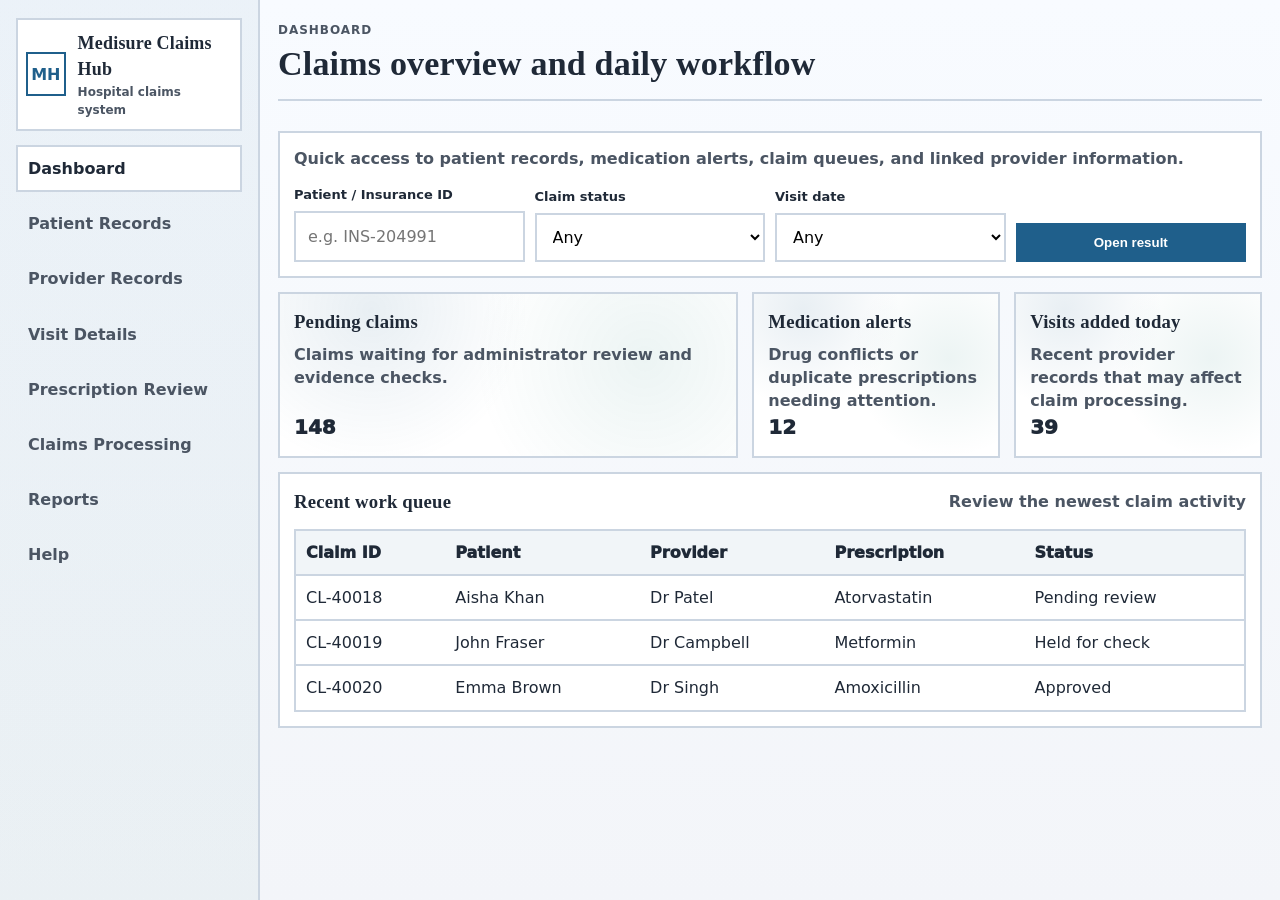
<file: index.html>
<!doctype html>
<html lang="en">
<head>
  <meta charset="utf-8" />
  <meta name="viewport" content="width=device-width,initial-scale=1" />
  <title>Medisure Claims Hub - Dashboard</title>
  <link rel="stylesheet" href="css/styles.css">
</head>
<body>
<a class="skip" href="#content">Skip to content</a>
<div class="shell">
  <aside aria-label="System sidebar">
    <div class="brand">
      <div class="seal" aria-hidden="true">MH</div>
      <div>
        <h1 class="brand-title">Medisure Claims Hub</h1>
        <p class="brand-sub">Hospital claims system</p>
      </div>
    </div>
    <nav aria-label="Primary navigation">
      <a href="index.html" class="active">Dashboard</a><a href="patients.html">Patient Records</a><a href="providers.html">Provider Records</a><a href="visits.html">Visit Details</a><a href="prescriptions.html">Prescription Review</a><a href="claims.html">Claims Processing</a><a href="reports.html">Reports</a><a href="help.html">Help</a>
    </nav>
  </aside>
  <main id="content">
    <div class="wrap">
      <section class="grid" aria-labelledby="homeTitle">
        <div class="topline">
          <div>
            <div class="crumb">Dashboard</div>
            <h2 id="homeTitle" class="pageTitle">Claims overview and daily workflow</h2>
          </div>
        </div>

        <div class="panel">
          <p class="muted" style="margin-top:0">Quick access to patient records, medication alerts, claim queues, and linked provider information.</p>
          <div class="searchStrip" role="search" aria-label="Quick search">
            <div class="field">
              <label for="qPatient">Patient / Insurance ID</label>
              <input id="qPatient" placeholder="e.g. INS-204991" />
            </div>
            <div class="field">
              <label for="qStatus">Claim status</label>
              <select id="qStatus"><option>Any</option><option>Pending</option><option>Approved</option><option>Held</option><option>Rejected</option></select>
            </div>
            <div class="field">
              <label for="qDate">Visit date</label>
              <select id="qDate"><option>Any</option><option>Today</option><option>Last 7 days</option><option>This month</option></select>
            </div>
            <div class="field">
              <button id="dashboard-open" class="btn primary" type="button">Open result</button>
            </div>
          </div>
        </div>

        <div class="tiles" aria-label="Summary tiles">
          <div class="tile">
            <div><h3>Pending claims</h3><p>Claims waiting for administrator review and evidence checks.</p></div>
            <div class="price">148</div>
          </div>
          <div class="tile">
            <div><h3>Medication alerts</h3><p>Drug conflicts or duplicate prescriptions needing attention.</p></div>
            <div class="price">12</div>
          </div>
          <div class="tile">
            <div><h3>Visits added today</h3><p>Recent provider records that may affect claim processing.</p></div>
            <div class="price">39</div>
          </div>
        </div>

        <div class="panel grid">
          <div class="row" style="justify-content:space-between">
            <h3 style="margin:0">Recent work queue</h3>
            <span class="muted">Review the newest claim activity</span>
          </div>
          <table aria-label="Recent work queue">
            <thead>
              <tr>
                <th>Claim ID</th>
                <th>Patient</th>
                <th>Provider</th>
                <th>Prescription</th>
                <th>Status</th>
              </tr>
            </thead>
            <tbody id="dashboard-rows">
              <tr data-patient="aisha khan" data-insurance="ins-204991"><td>CL-40018</td><td>Aisha Khan</td><td>Dr Patel</td><td>Atorvastatin</td><td>Pending review</td></tr>
              <tr data-patient="john fraser" data-insurance="ins-300115"><td>CL-40019</td><td>John Fraser</td><td>Dr Campbell</td><td>Metformin</td><td>Held for check</td></tr>
              <tr data-patient="emma brown" data-insurance="ins-440021"><td>CL-40020</td><td>Emma Brown</td><td>Dr Singh</td><td>Amoxicillin</td><td>Approved</td></tr>
            </tbody>
          </table>
        </div>
      </section>
    </div>
  </main>
</div>
<script src="js/app.js"></script>
</body>
</html>
</file>
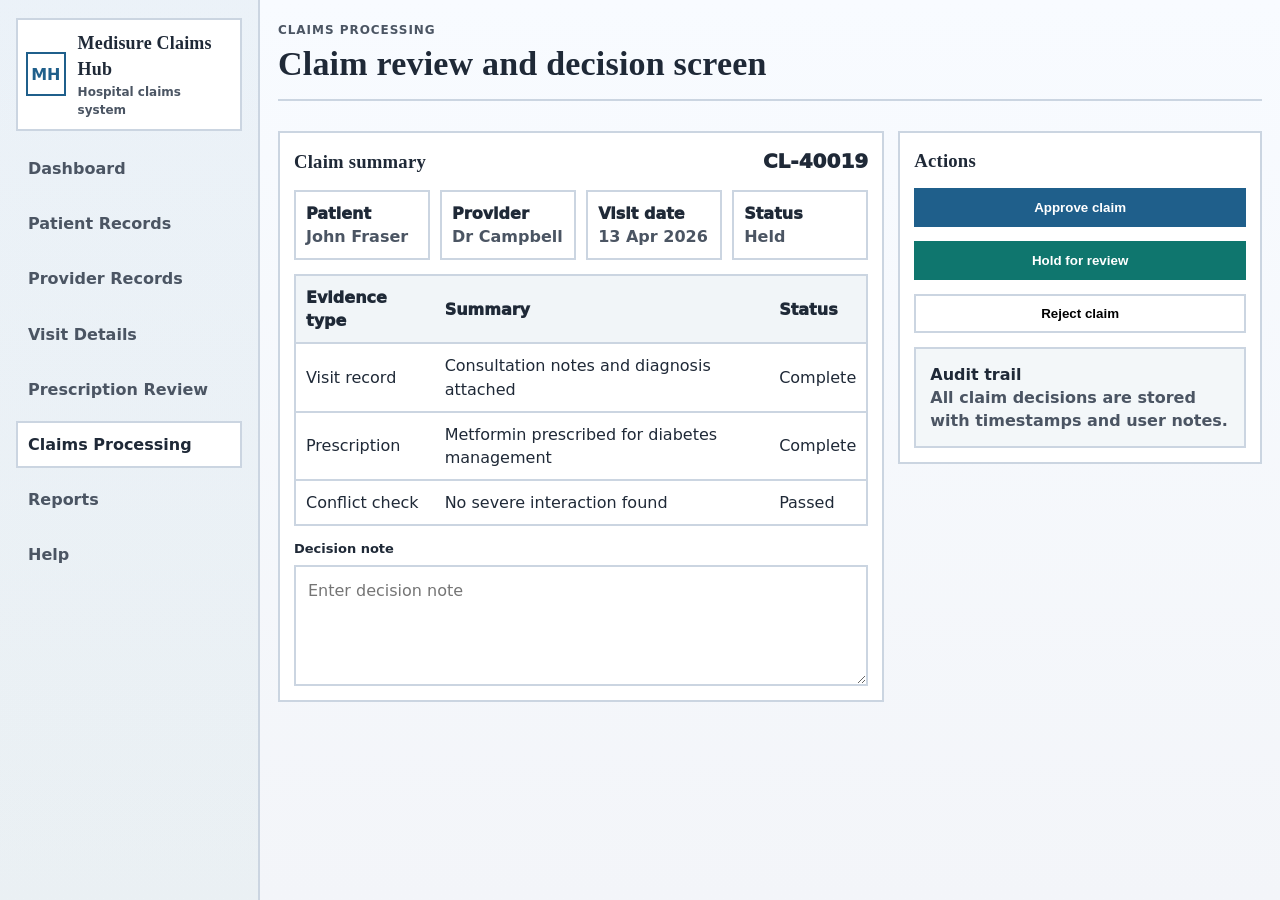
<file: claims.html>
<!doctype html>
<html lang="en">
<head>
  <meta charset="utf-8" />
  <meta name="viewport" content="width=device-width,initial-scale=1" />
  <title>Medisure Claims Hub - Claims Processing</title>
  <link rel="stylesheet" href="css/styles.css">
</head>
<body>
<a class="skip" href="#content">Skip to content</a>
<div class="shell">
  <aside aria-label="System sidebar">
    <div class="brand">
      <div class="seal" aria-hidden="true">MH</div>
      <div>
        <h1 class="brand-title">Medisure Claims Hub</h1>
        <p class="brand-sub">Hospital claims system</p>
      </div>
    </div>
    <nav aria-label="Primary navigation">
      <a href="index.html">Dashboard</a><a href="patients.html">Patient Records</a><a href="providers.html">Provider Records</a><a href="visits.html">Visit Details</a><a href="prescriptions.html">Prescription Review</a><a href="claims.html" class="active">Claims Processing</a><a href="reports.html">Reports</a><a href="help.html">Help</a>
    </nav>
  </aside>
  <main id="content">
    <div class="wrap">
      <section class="grid" aria-labelledby="claimsTitle">
        <div class="topline">
          <div><div class="crumb">Claims Processing</div><h2 id="claimsTitle" class="pageTitle">Claim review and decision screen</h2></div>
        </div>

        <div class="detailsLayout">
          <div class="panel grid">
            <div class="row" style="justify-content:space-between"><h3 style="margin:0">Claim summary</h3><div class="price">CL-40019</div></div>
            <div class="factStrip">
              <div class="fact"><div class="k">Patient</div><div class="v">John Fraser</div></div>
              <div class="fact"><div class="k">Provider</div><div class="v">Dr Campbell</div></div>
              <div class="fact"><div class="k">Visit date</div><div class="v">13 Apr 2026</div></div>
              <div class="fact"><div class="k">Status</div><div id="claim-status" class="v">Held</div></div>
            </div>

            <table aria-label="Linked evidence">
              <thead>
                <tr><th>Evidence type</th><th>Summary</th><th>Status</th></tr>
              </thead>
              <tbody>
                <tr><td>Visit record</td><td>Consultation notes and diagnosis attached</td><td>Complete</td></tr>
                <tr><td>Prescription</td><td>Metformin prescribed for diabetes management</td><td>Complete</td></tr>
                <tr><td>Conflict check</td><td>No severe interaction found</td><td>Passed</td></tr>
              </tbody>
            </table>
            <div class="field"><label for="decisionNote">Decision note</label><textarea id="decisionNote" rows="4" placeholder="Enter decision note"></textarea></div>
          </div>

          <div class="panel grid">
            <h3 style="margin:0">Actions</h3>
            <div id="claim-banner" class="panel successBanner hidden">
              <strong>Decision updated</strong>
              <div id="claim-banner-text" class="muted">The claim decision has been recorded.</div>
            </div>
            <button class="btn primary" type="button">Approve claim</button>
            <button class="btn secondary" type="button">Hold for review</button>
            <button class="btn" type="button">Reject claim</button>
            <div class="panel alertBox">
              <strong>Audit trail</strong>
              <div id="audit-trail" class="muted">All claim decisions are stored with timestamps and user notes.</div>
            </div>
          </div>
        </div>
      </section>
    </div>
  </main>
</div>
<script src="js/app.js"></script>
</body>
</html>
</file>
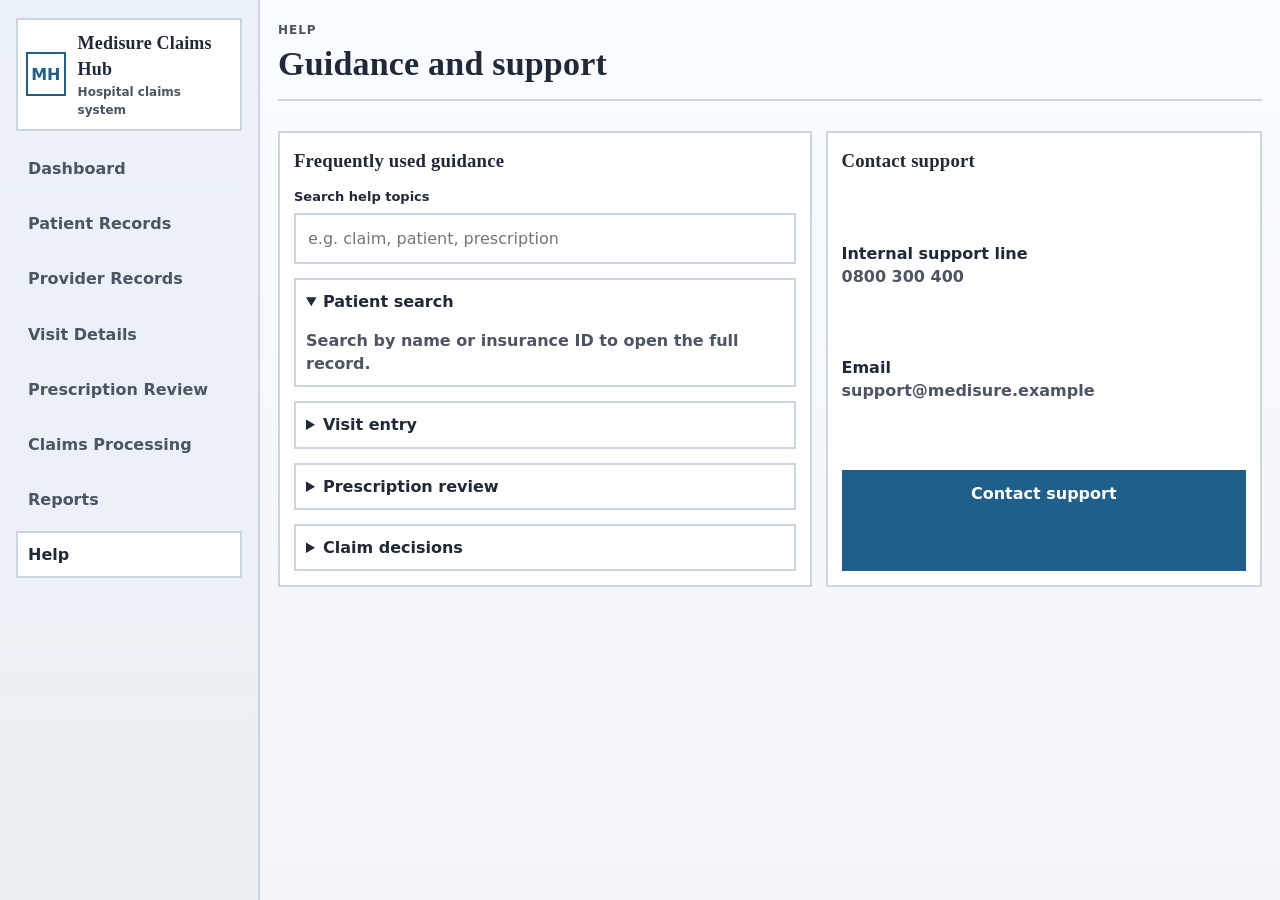
<file: help.html>
<!doctype html>
<html lang="en">
<head>
  <meta charset="utf-8" />
  <meta name="viewport" content="width=device-width,initial-scale=1" />
  <title>Medisure Claims Hub - Help</title>
  <link rel="stylesheet" href="css/styles.css">
</head>
<body>
<a class="skip" href="#content">Skip to content</a>
<div class="shell">
  <aside aria-label="System sidebar">
    <div class="brand">
      <div class="seal" aria-hidden="true">MH</div>
      <div>
        <h1 class="brand-title">Medisure Claims Hub</h1>
        <p class="brand-sub">Hospital claims system</p>
      </div>
    </div>
    <nav aria-label="Primary navigation">
      <a href="index.html">Dashboard</a><a href="patients.html">Patient Records</a><a href="providers.html">Provider Records</a><a href="visits.html">Visit Details</a><a href="prescriptions.html">Prescription Review</a><a href="claims.html">Claims Processing</a><a href="reports.html">Reports</a><a href="help.html" class="active">Help</a>
    </nav>
  </aside>
  <main id="content">
    <div class="wrap">
      <section class="grid" aria-labelledby="helpTitle">
        <div class="topline">
          <div><div class="crumb">Help</div><h2 id="helpTitle" class="pageTitle">Guidance and support</h2></div>
        </div>
        <div class="grid" style="grid-template-columns:1.1fr .9fr;gap:14px">
          <div class="panel grid">
            <h3 style="margin:0">Frequently used guidance</h3>
            <div class="field">
              <label for="help-search">Search help topics</label>
              <input id="help-search" placeholder="e.g. claim, patient, prescription" />
            </div>
            <details class="faq-item" open>
              <summary>Patient search</summary>
              <p class="muted" style="margin-bottom:0">Search by name or insurance ID to open the full record.</p>
            </details>
            <details class="faq-item">
              <summary>Visit entry</summary>
              <p class="muted" style="margin-bottom:0">Use structured fields to record symptoms, diagnosis, and treatment notes.</p>
            </details>
            <details class="faq-item">
              <summary>Prescription review</summary>
              <p class="muted" style="margin-bottom:0">Check medication history, side effects, and conflict warnings before claim approval.</p>
            </details>
            <details class="faq-item">
              <summary>Claim decisions</summary>
              <p class="muted" style="margin-bottom:0">Use the Claims Processing page to approve, hold, or reject a claim and add a decision note.</p>
            </details>
          </div>
          <div class="panel grid">
            <h3 style="margin:0">Contact support</h3>
            <div><strong>Internal support line</strong><div class="muted">0800 300 400</div></div>
            <div><strong>Email</strong><div class="muted">support@medisure.example</div></div>
            <a class="btn primary" href="tel:0800300400" style="text-decoration:none;display:inline-block;text-align:center">Contact support</a>
          </div>
        </div>
      </section>
    </div>
  </main>
</div>
<script src="js/app.js"></script>
</body>
</html>
</file>
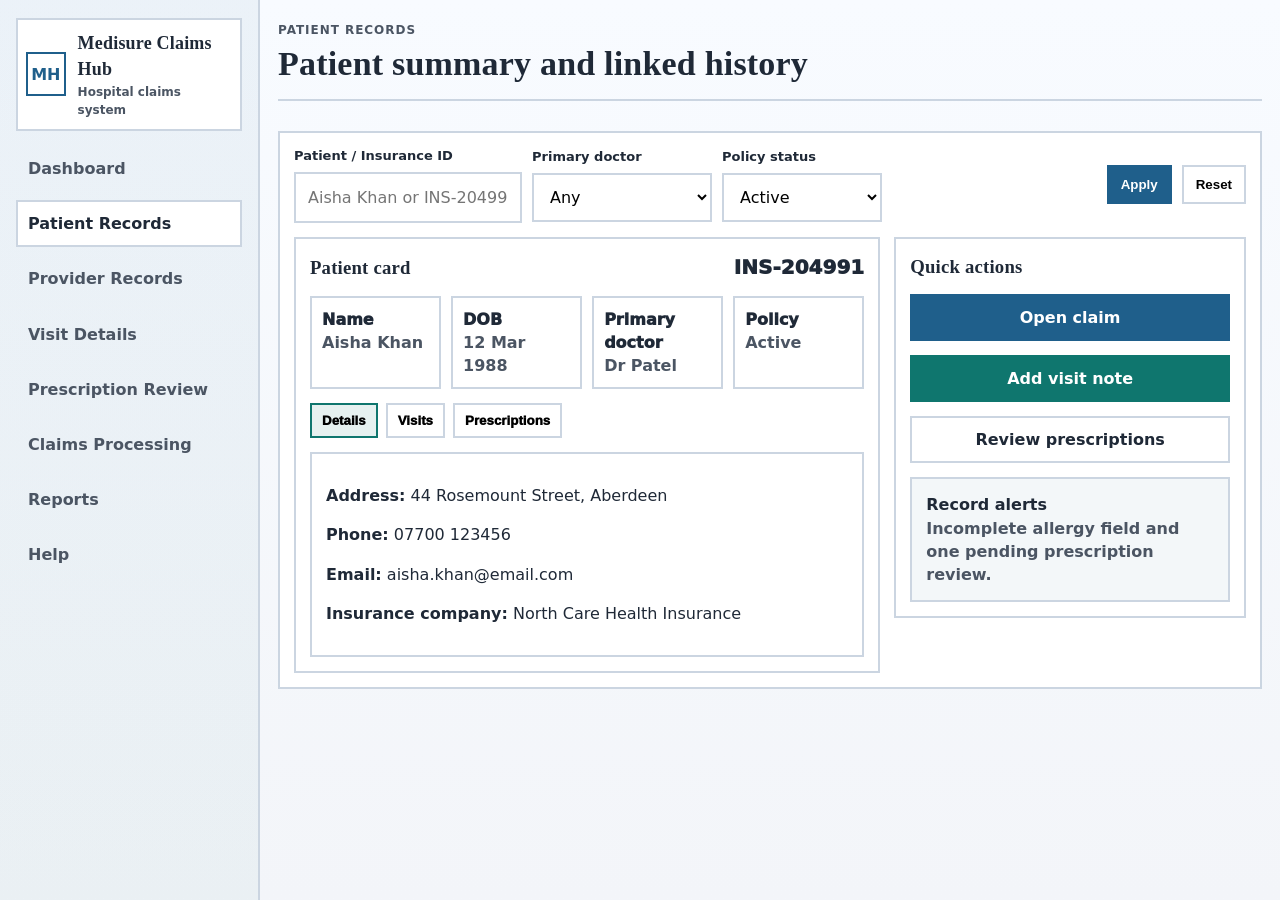
<file: patients.html>
<!doctype html>
<html lang="en">
<head>
  <meta charset="utf-8" />
  <meta name="viewport" content="width=device-width,initial-scale=1" />
  <title>Medisure Claims Hub - Patient Records</title>
  <link rel="stylesheet" href="css/styles.css">
</head>
<body>
<a class="skip" href="#content">Skip to content</a>
<div class="shell">
  <aside aria-label="System sidebar">
    <div class="brand">
      <div class="seal" aria-hidden="true">MH</div>
      <div>
        <h1 class="brand-title">Medisure Claims Hub</h1>
        <p class="brand-sub">Hospital claims system</p>
      </div>
    </div>
    <nav aria-label="Primary navigation">
      <a href="index.html">Dashboard</a><a href="patients.html" class="active">Patient Records</a><a href="providers.html">Provider Records</a><a href="visits.html">Visit Details</a><a href="prescriptions.html">Prescription Review</a><a href="claims.html">Claims Processing</a><a href="reports.html">Reports</a><a href="help.html">Help</a>
    </nav>
  </aside>
  <main id="content">
    <div class="wrap">
      <section class="grid" aria-labelledby="patientsTitle">
        <div class="topline">
          <div><div class="crumb">Patient Records</div><h2 id="patientsTitle" class="pageTitle">Patient summary and linked history</h2></div>
        </div>

        <div class="panel grid">
          <div class="row" style="justify-content:space-between">
            <div class="row" style="flex:1">
              <div class="field" style="min-width:200px"><label for="pSearch">Patient / Insurance ID</label><input id="pSearch" placeholder="Aisha Khan or INS-204991" /></div>
              <div class="field" style="min-width:180px"><label for="pDoctor">Primary doctor</label><select id="pDoctor"><option>Any</option><option>Dr Patel</option><option>Dr Campbell</option><option>Dr Singh</option></select></div>
              <div class="field" style="min-width:160px"><label for="pStatus">Policy status</label><select id="pStatus"><option>Active</option><option>Archived</option></select></div>
            </div>
            <div class="row"><button class="btn primary" type="button">Apply</button><button class="btn" type="button">Reset</button></div>
          </div>

          <div class="detailsLayout">
            <div class="panel grid">
              <div class="row" style="justify-content:space-between"><h3 style="margin:0">Patient card</h3><div id="patient-insurance" class="price">INS-204991</div></div>
              <div class="factStrip">
                <div class="fact"><div class="k">Name</div><div id="patient-name" class="v">Aisha Khan</div></div>
                <div class="fact"><div class="k">DOB</div><div id="patient-dob" class="v">12 Mar 1988</div></div>
                <div class="fact"><div class="k">Primary doctor</div><div id="patient-doctor" class="v">Dr Patel</div></div>
                <div class="fact"><div class="k">Policy</div><div id="patient-policy" class="v">Active</div></div>
              </div>

              <div class="tabs">
                <button class="tab active" data-ptab="details" type="button">Details</button>
                <button class="tab" data-ptab="visits" type="button">Visits</button>
                <button class="tab" data-ptab="drugs" type="button">Prescriptions</button>
              </div>

              <div id="p-details" class="panel">
                <p><strong>Address:</strong> <span id="patient-address">44 Rosemount Street, Aberdeen</span></p>
                <p><strong>Phone:</strong> <span id="patient-phone">07700 123456</span></p>
                <p><strong>Email:</strong> <span id="patient-email">aisha.khan@email.com</span></p>
                <p><strong>Insurance company:</strong> <span id="patient-company">North Care Health Insurance</span></p>
              </div>
              <div id="p-visits" class="panel hidden">
                <ul id="patient-visits-list" class="muted" style="margin:0;padding-left:18px">
                  <li>02 Apr 2026 - Consultation with Dr Patel</li>
                  <li>27 Mar 2026 - Follow-up visit</li>
                  <li>10 Mar 2026 - Initial assessment</li>
                </ul>
              </div>
              <div id="p-drugs" class="panel hidden">
                <ul id="patient-drugs-list" class="muted" style="margin:0;padding-left:18px">
                  <li>Atorvastatin - Active</li>
                  <li>Ibuprofen - Completed</li>
                  <li>Omeprazole - Active</li>
                </ul>
              </div>
            </div>

            <div class="panel grid">
              <h3 style="margin:0">Quick actions</h3>
              <a class="btn primary" href="claims.html" style="text-decoration:none;display:inline-block;text-align:center">Open claim</a>
              <a class="btn secondary" href="visits.html" style="text-decoration:none;display:inline-block;text-align:center">Add visit note</a>
              <a class="btn" href="prescriptions.html" style="text-decoration:none;display:inline-block;text-align:center">Review prescriptions</a>
              <div class="panel alertBox">
                <strong>Record alerts</strong>
                <div id="patient-alerts" class="muted">Incomplete allergy field and one pending prescription review.</div>
              </div>
            </div>
          </div>
        </div>
      </section>
    </div>
  </main>
</div>
<script src="js/app.js"></script>
</body>
</html>
</file>
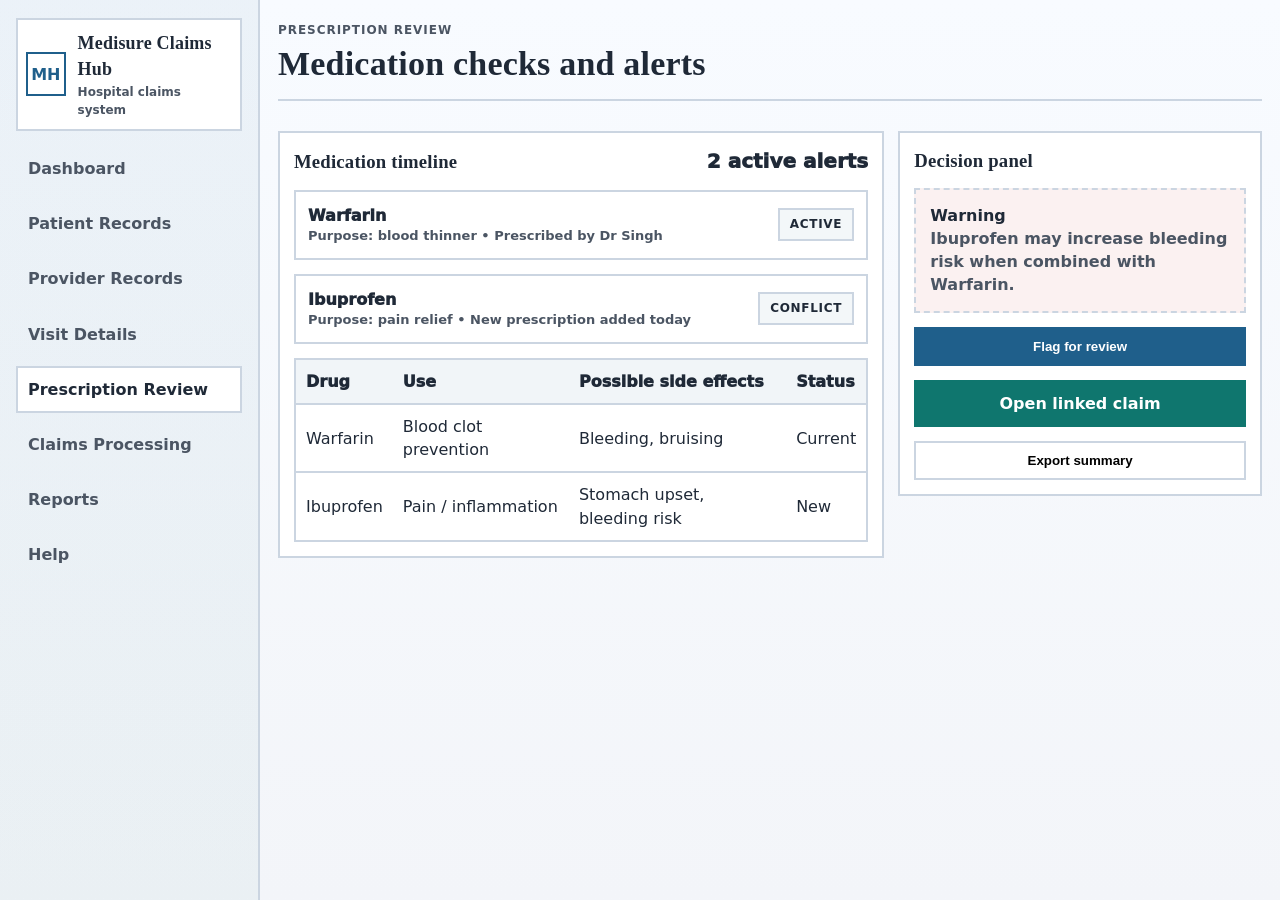
<file: prescriptions.html>
<!doctype html>
<html lang="en">
<head>
  <meta charset="utf-8" />
  <meta name="viewport" content="width=device-width,initial-scale=1" />
  <title>Medisure Claims Hub - Prescription Review</title>
  <link rel="stylesheet" href="css/styles.css">
</head>
<body>
<a class="skip" href="#content">Skip to content</a>
<div class="shell">
  <aside aria-label="System sidebar">
    <div class="brand">
      <div class="seal" aria-hidden="true">MH</div>
      <div>
        <h1 class="brand-title">Medisure Claims Hub</h1>
        <p class="brand-sub">Hospital claims system</p>
      </div>
    </div>
    <nav aria-label="Primary navigation">
      <a href="index.html">Dashboard</a><a href="patients.html">Patient Records</a><a href="providers.html">Provider Records</a><a href="visits.html">Visit Details</a><a href="prescriptions.html" class="active">Prescription Review</a><a href="claims.html">Claims Processing</a><a href="reports.html">Reports</a><a href="help.html">Help</a>
    </nav>
  </aside>
  <main id="content">
    <div class="wrap">
      <section class="grid" aria-labelledby="prescriptionTitle">
        <div class="topline">
          <div><div class="crumb">Prescription Review</div><h2 id="prescriptionTitle" class="pageTitle">Medication checks and alerts</h2></div>
        </div>

        <div class="detailsLayout">
          <div class="panel grid">
            <div class="row" style="justify-content:space-between"><h3 style="margin:0">Medication timeline</h3><div class="price">2 active alerts</div></div>

            <div class="resultRow">
              <div><div class="title">Warfarin</div><div class="meta">Purpose: blood thinner • Prescribed by Dr Singh</div></div>
              <div class="row" style="justify-content:flex-end"><span class="tag">Active</span></div>
            </div>
            <div class="resultRow">
              <div><div class="title">Ibuprofen</div><div class="meta">Purpose: pain relief • New prescription added today</div></div>
              <div class="row" style="justify-content:flex-end"><span class="tag">Conflict</span></div>
            </div>

            <table aria-label="Drug information">
              <thead>
                <tr><th>Drug</th><th>Use</th><th>Possible side effects</th><th>Status</th></tr>
              </thead>
              <tbody>
                <tr><td>Warfarin</td><td>Blood clot prevention</td><td>Bleeding, bruising</td><td>Current</td></tr>
                <tr><td>Ibuprofen</td><td>Pain / inflammation</td><td>Stomach upset, bleeding risk</td><td>New</td></tr>
              </tbody>
            </table>
          </div>

          <div class="panel grid">
            <h3 style="margin:0">Decision panel</h3>
            <div id="warning-panel" class="panel alertStrong">
              <strong>Warning</strong>
              <div id="warning-text" class="muted">Ibuprofen may increase bleeding risk when combined with Warfarin.</div>
            </div>
            <div id="escalation-box" class="panel hidden">
              <strong>Escalation status</strong>
              <div id="escalation-text" class="muted">No escalation currently recorded.</div>
            </div>
            <button class="btn primary" type="button">Flag for review</button>
            <a class="btn secondary" href="claims.html" style="text-decoration:none;display:inline-block;text-align:center">Open linked claim</a>
            <button class="btn" type="button">Export summary</button>
          </div>
        </div>
      </section>
    </div>
  </main>
</div>
<script src="js/app.js"></script>
</body>
</html>
</file>
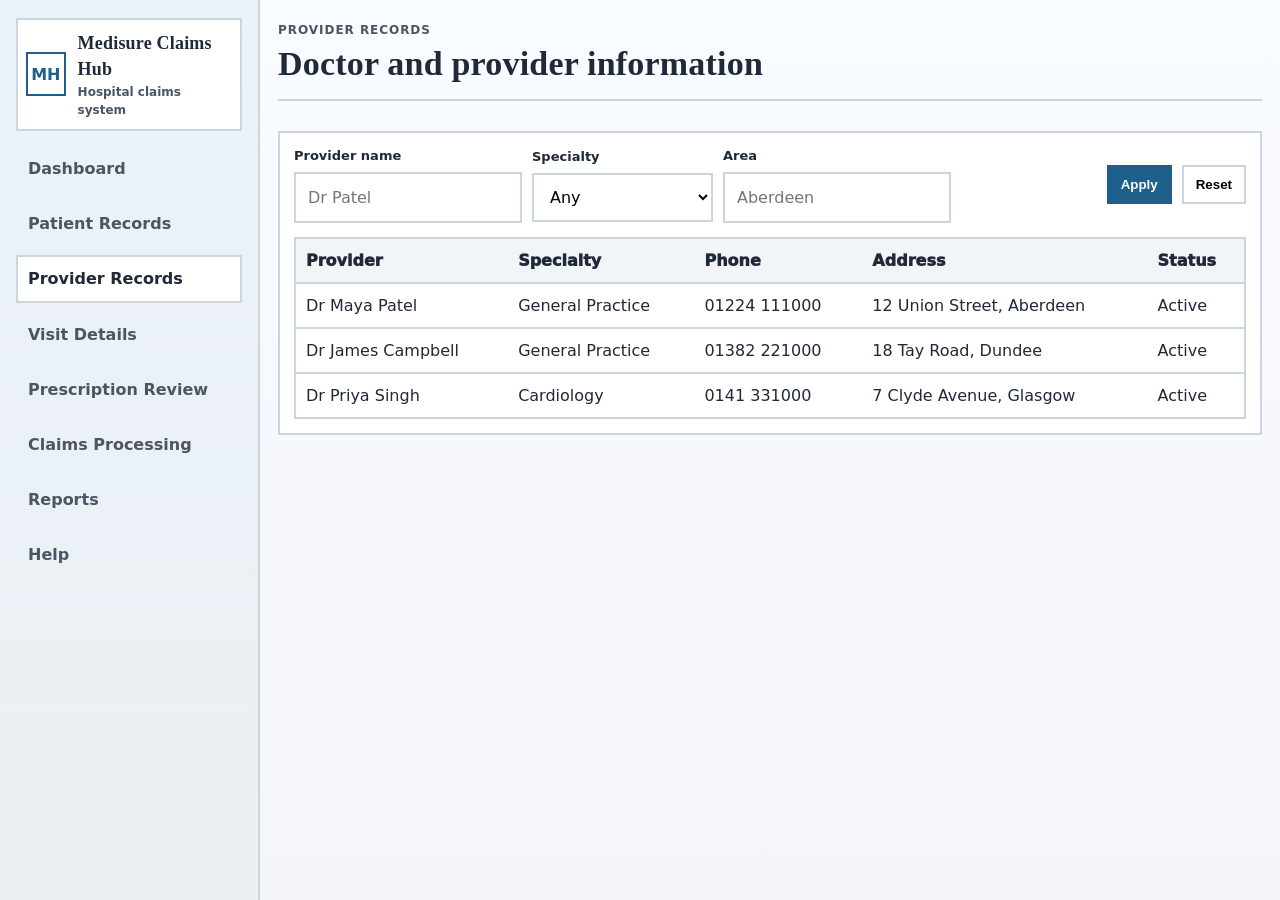
<file: providers.html>
<!doctype html>
<html lang="en">
<head>
  <meta charset="utf-8" />
  <meta name="viewport" content="width=device-width,initial-scale=1" />
  <title>Medisure Claims Hub - Provider Records</title>
  <link rel="stylesheet" href="css/styles.css">
</head>
<body>
<a class="skip" href="#content">Skip to content</a>
<div class="shell">
  <aside aria-label="System sidebar">
    <div class="brand">
      <div class="seal" aria-hidden="true">MH</div>
      <div>
        <h1 class="brand-title">Medisure Claims Hub</h1>
        <p class="brand-sub">Hospital claims system</p>
      </div>
    </div>
    <nav aria-label="Primary navigation">
      <a href="index.html">Dashboard</a><a href="patients.html">Patient Records</a><a href="providers.html" class="active">Provider Records</a><a href="visits.html">Visit Details</a><a href="prescriptions.html">Prescription Review</a><a href="claims.html">Claims Processing</a><a href="reports.html">Reports</a><a href="help.html">Help</a>
    </nav>
  </aside>
  <main id="content">
    <div class="wrap">
      <section class="grid" aria-labelledby="providersTitle">
        <div class="topline">
          <div><div class="crumb">Provider Records</div><h2 id="providersTitle" class="pageTitle">Doctor and provider information</h2></div>
        </div>

        <div class="panel grid">
          <div class="row" style="justify-content:space-between">
            <div class="row" style="flex:1">
              <div class="field" style="min-width:180px"><label for="prName">Provider name</label><input id="prName" placeholder="Dr Patel" /></div>
              <div class="field" style="min-width:180px"><label for="prSpecialty">Specialty</label><select id="prSpecialty"><option>Any</option><option>General Practice</option><option>Cardiology</option><option>Dermatology</option></select></div>
              <div class="field" style="min-width:180px"><label for="prArea">Area</label><input id="prArea" placeholder="Aberdeen" /></div>
            </div>
            <div class="row"><button class="btn primary" type="button">Apply</button><button class="btn" type="button">Reset</button></div>
          </div>

          <table aria-label="Provider records">
            <thead>
              <tr><th>Provider</th><th>Specialty</th><th>Phone</th><th>Address</th><th>Status</th></tr>
            </thead>
            <tbody>
              <tr><td>Dr Maya Patel</td><td>General Practice</td><td>01224 111000</td><td>12 Union Street, Aberdeen</td><td>Active</td></tr>
              <tr><td>Dr James Campbell</td><td>General Practice</td><td>01382 221000</td><td>18 Tay Road, Dundee</td><td>Active</td></tr>
              <tr><td>Dr Priya Singh</td><td>Cardiology</td><td>0141 331000</td><td>7 Clyde Avenue, Glasgow</td><td>Active</td></tr>
            </tbody>
          </table>
        </div>
      </section>
    </div>
  </main>
</div>
<script src="js/app.js"></script>
</body>
</html>
</file>
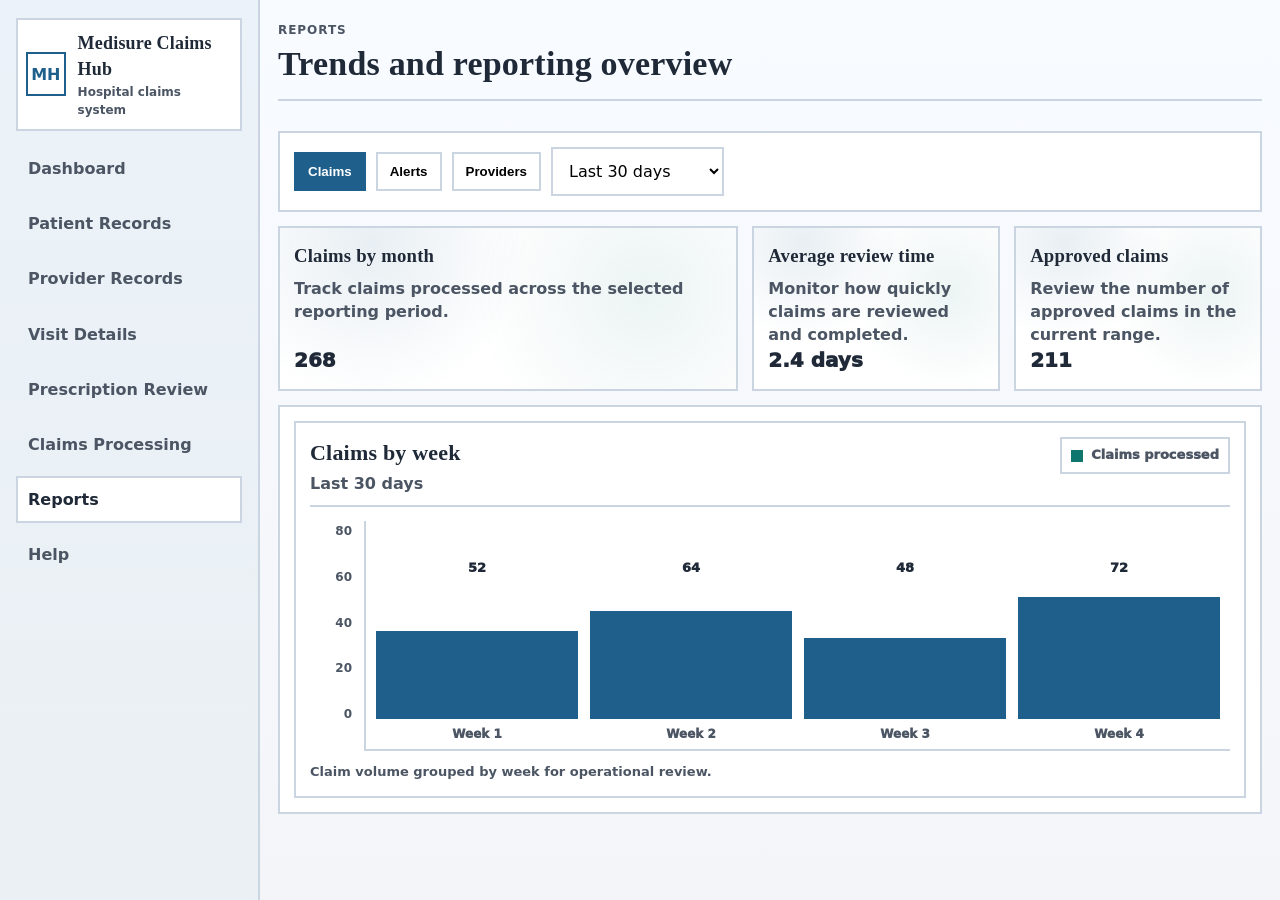
<file: reports.html>
<!doctype html>
<html lang="en">
<head>
  <meta charset="utf-8" />
  <meta name="viewport" content="width=device-width,initial-scale=1" />
  <title>Medisure Claims Hub - Reports</title>
  <link rel="stylesheet" href="css/styles.css">
</head>
<body>
<a class="skip" href="#content">Skip to content</a>
<div class="shell">
  <aside aria-label="System sidebar">
    <div class="brand">
      <div class="seal" aria-hidden="true">MH</div>
      <div>
        <h1 class="brand-title">Medisure Claims Hub</h1>
        <p class="brand-sub">Hospital claims system</p>
      </div>
    </div>
    <nav aria-label="Primary navigation">
      <a href="index.html">Dashboard</a><a href="patients.html">Patient Records</a><a href="providers.html">Provider Records</a><a href="visits.html">Visit Details</a><a href="prescriptions.html">Prescription Review</a><a href="claims.html">Claims Processing</a><a href="reports.html" class="active">Reports</a><a href="help.html">Help</a>
    </nav>
  </aside>
  <main id="content">
    <div class="wrap">
      <section class="grid" aria-labelledby="reportsTitle">
        <div class="topline">
          <div><div class="crumb">Reports</div><h2 id="reportsTitle" class="pageTitle">Trends and reporting overview</h2></div>
        </div>
        <div class="panel">
          <div class="row">
            <button class="btn primary" type="button" data-report="claims">Claims</button>
            <button class="btn" type="button" data-report="alerts">Alerts</button>
            <button class="btn" type="button" data-report="providers">Providers</button>
            <select id="report-range" style="max-width:220px">
              <option value="30">Last 30 days</option>
              <option value="90">Last 90 days</option>
              <option value="365">Last 12 months</option>
            </select>
          </div>
        </div>
        <div class="tiles">
          <div class="tile"><div><h3 id="report-card-1-title">Claims by month</h3><p id="report-card-1-text">Track claims processed across the current quarter.</p></div><div id="report-card-1-value" class="price">268</div></div>
          <div class="tile"><div><h3 id="report-card-2-title">Drug alerts</h3><p id="report-card-2-text">Monitor high-risk medication combinations.</p></div><div id="report-card-2-value" class="price">34</div></div>
          <div class="tile"><div><h3 id="report-card-3-title">Provider activity</h3><p id="report-card-3-text">Review provider-linked visits and prescriptions.</p></div><div id="report-card-3-value" class="price">91</div></div>
        </div>
        <div class="panel">
          <div id="report-chart" class="chartBox" aria-label="Claims by month chart">
            <div class="chartHeader">
              <div>
                <h3>Claims by month</h3>
                <p>Last 30 days</p>
              </div>
              <div class="chartLegend"><span class="legendDot"></span>Claims processed</div>
            </div>
            <div class="chartPlot" aria-hidden="true">
              <div class="chartYAxis"><span>80</span><span>60</span><span>40</span><span>20</span><span>0</span></div>
              <div class="chartBars">
                <div class="chartBar"><span class="chartBarValue">52</span><span class="chartBarFill" style="height:65%"></span><span class="chartBarLabel">Jan</span></div>
                <div class="chartBar"><span class="chartBarValue">64</span><span class="chartBarFill" style="height:80%"></span><span class="chartBarLabel">Feb</span></div>
                <div class="chartBar"><span class="chartBarValue">48</span><span class="chartBarFill" style="height:60%"></span><span class="chartBarLabel">Mar</span></div>
                <div class="chartBar"><span class="chartBarValue">72</span><span class="chartBarFill" style="height:90%"></span><span class="chartBarLabel">Apr</span></div>
                <div class="chartBar"><span class="chartBarValue">61</span><span class="chartBarFill" style="height:76%"></span><span class="chartBarLabel">May</span></div>
                <div class="chartBar"><span class="chartBarValue">78</span><span class="chartBarFill" style="height:98%"></span><span class="chartBarLabel">Jun</span></div>
              </div>
            </div>
          </div>
        </div>
      </section>
    </div>
  </main>
</div>
<script src="js/app.js"></script>
</body>
</html>
</file>
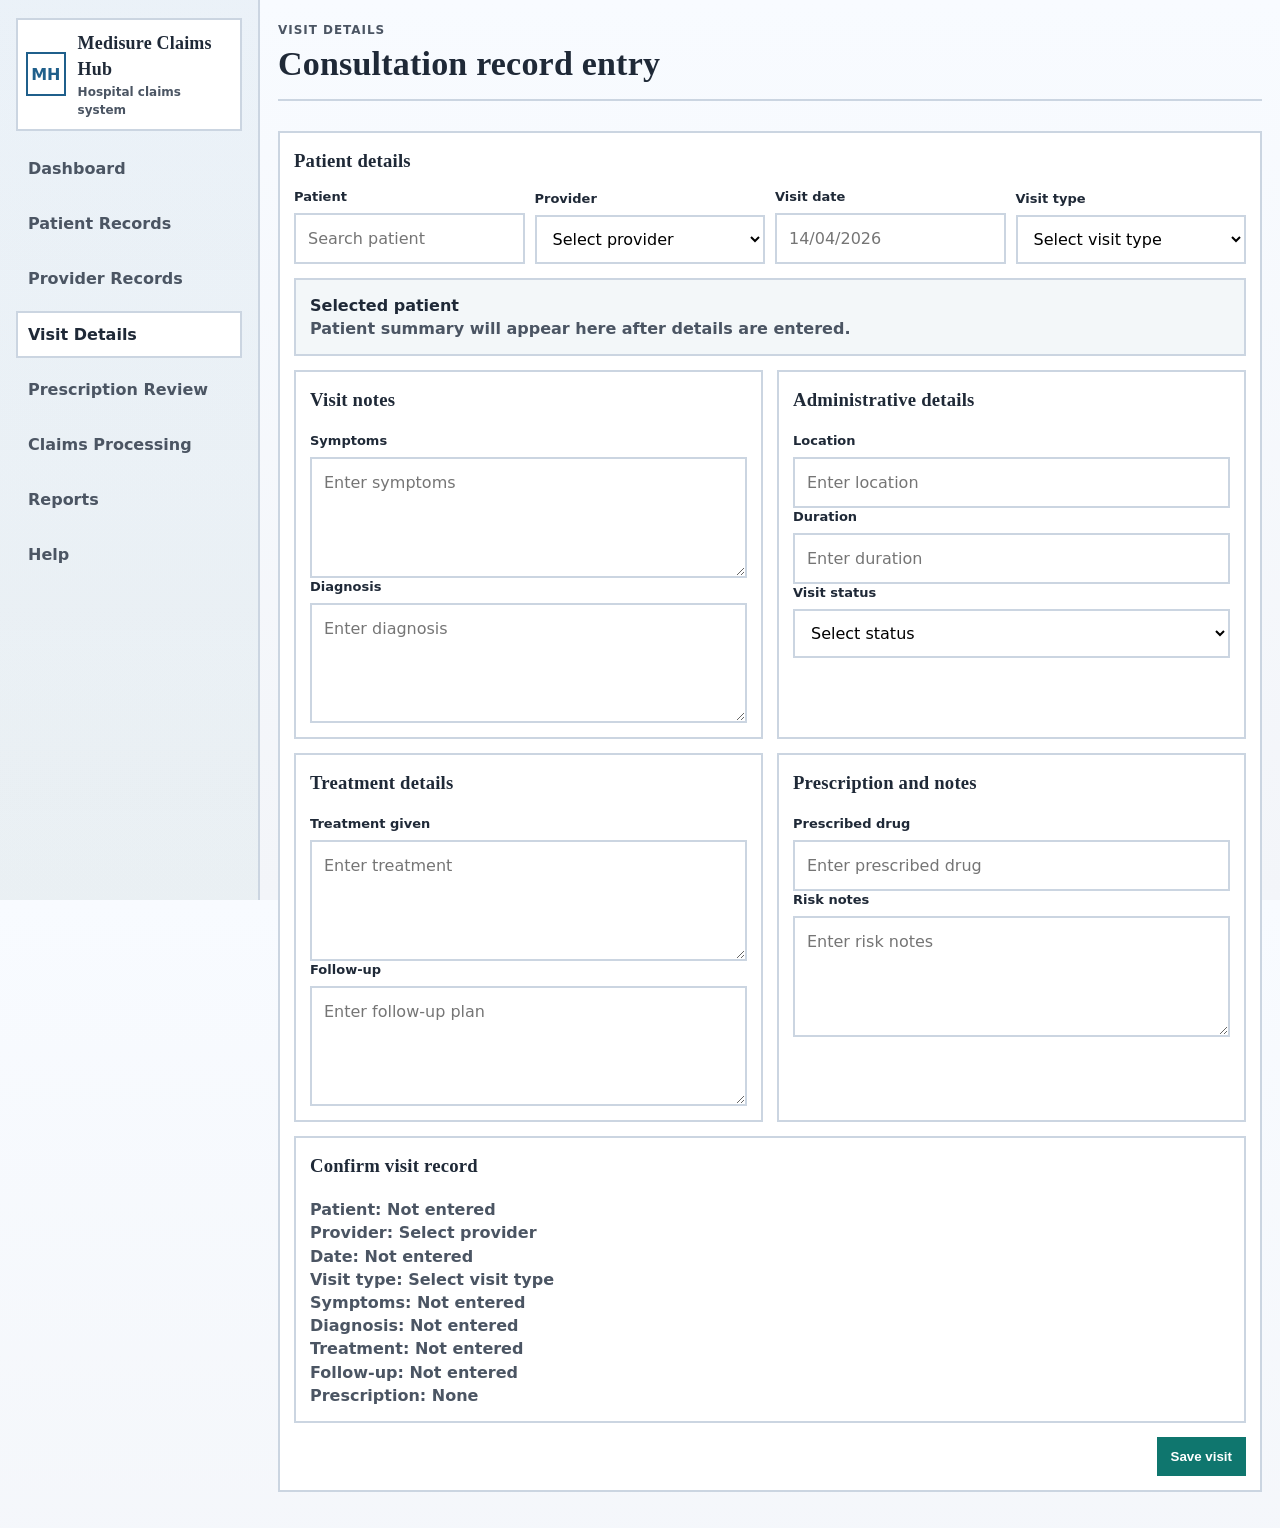
<file: visits.html>
<!doctype html>
<html lang="en">
<head>
  <meta charset="utf-8" />
  <meta name="viewport" content="width=device-width,initial-scale=1" />
  <title>Medisure Claims Hub - Visit Details</title>
  <link rel="stylesheet" href="css/styles.css">
</head>
<body>
<a class="skip" href="#content">Skip to content</a>
<div class="shell">
  <aside aria-label="System sidebar">
    <div class="brand">
      <div class="seal" aria-hidden="true">MH</div>
      <div>
        <h1 class="brand-title">Medisure Claims Hub</h1>
        <p class="brand-sub">Hospital claims system</p>
      </div>
    </div>
    <nav aria-label="Primary navigation">
      <a href="index.html">Dashboard</a><a href="patients.html">Patient Records</a><a href="providers.html">Provider Records</a><a href="visits.html" class="active">Visit Details</a><a href="prescriptions.html">Prescription Review</a><a href="claims.html">Claims Processing</a><a href="reports.html">Reports</a><a href="help.html">Help</a>
    </nav>
  </aside>
  <main id="content">
    <div class="wrap">
      <section class="grid" aria-labelledby="visitsTitle">
        <div class="topline">
          <div><div class="crumb">Visit Details</div><h2 id="visitsTitle" class="pageTitle">Consultation record entry</h2></div>
        </div>

        <div class="panel grid">
          <div id="visit-step-0" class="visit-step-panel grid">
            <h3 style="margin:0">Patient details</h3>
            <div class="searchStrip">
              <div class="field"><label for="vPatient">Patient</label><input id="vPatient" placeholder="Search patient" /></div>
              <div class="field"><label for="vProvider">Provider</label><select id="vProvider"><option selected>Select provider</option><option>Dr Patel</option><option>Dr Campbell</option><option>Dr Singh</option></select></div>
              <div class="field"><label for="vDate">Visit date</label><input id="vDate" placeholder="14/04/2026" /></div>
              <div class="field"><label for="vType">Visit type</label><select id="vType"><option selected>Select visit type</option><option>Consultation</option><option>Follow-up</option><option>Prescription review</option></select></div>
            </div>
            <div class="panel alertBox">
              <strong>Selected patient</strong>
              <div class="muted">Patient summary will appear here after details are entered.</div>
            </div>
          </div>

          <div id="visit-step-1" class="visit-step-panel grid">
            <div class="grid twoCol">
              <div class="panel">
                <h3 style="margin-top:0">Visit notes</h3>
                <div class="field"><label for="symptoms">Symptoms</label><textarea id="symptoms" rows="4" placeholder="Enter symptoms"></textarea></div>
                <div class="field"><label for="diagnosis">Diagnosis</label><textarea id="diagnosis" rows="4" placeholder="Enter diagnosis"></textarea></div>
              </div>
              <div class="panel">
                <h3 style="margin-top:0">Administrative details</h3>
                <div class="field"><label for="visitLocation">Location</label><input id="visitLocation" placeholder="Enter location" /></div>
                <div class="field"><label for="visitDuration">Duration</label><input id="visitDuration" placeholder="Enter duration" /></div>
                <div class="field"><label for="visitStatus">Visit status</label><select id="visitStatus"><option selected>Select status</option><option>Complete</option><option>In progress</option><option>Requires follow-up</option></select></div>
              </div>
            </div>
          </div>

          <div id="visit-step-2" class="visit-step-panel grid">
            <div class="grid twoCol">
              <div class="panel">
                <h3 style="margin-top:0">Treatment details</h3>
                <div class="field"><label for="treatment">Treatment given</label><textarea id="treatment" rows="4" placeholder="Enter treatment"></textarea></div>
                <div class="field"><label for="followup">Follow-up</label><textarea id="followup" rows="4" placeholder="Enter follow-up plan"></textarea></div>
              </div>
              <div class="panel">
                <h3 style="margin-top:0">Prescription and notes</h3>
                <div class="field"><label for="prescribedDrug">Prescribed drug</label><input id="prescribedDrug" placeholder="Enter prescribed drug" /></div>
                <div class="field"><label for="riskNotes">Risk notes</label><textarea id="riskNotes" rows="4" placeholder="Enter risk notes"></textarea></div>
              </div>
            </div>
          </div>

          <div id="visit-step-3" class="visit-step-panel grid">
            <div class="panel">
              <h3 style="margin-top:0">Confirm visit record</h3>
              <div id="visit-summary" class="muted">Review the information before saving the visit.</div>
            </div>
            <div id="visit-save-message" class="panel alertBox hidden">
              <strong>Visit saved</strong>
              <div class="muted">The consultation record has been saved to the patient history.</div>
            </div>
          </div>

          <div class="row" style="justify-content:flex-end">
            <button id="visit-save" class="btn secondary" type="button">Save visit</button>
          </div>
        </div>
      </section>
    </div>
  </main>
</div>
<script src="js/app.js"></script>
</body>
</html>
</file>
<file: css/styles.css>
:root{
  --bg:#f7f8fb;
  --ink:#1f2937;
  --muted:#4b5563;
  --accent:#1f5f8b;
  --accent2:#0f766e;
  --line:#cbd5e1;
  --panel:#ffffff;
  --focus:#f59e0b;
  --radius:0px;
  --shadow:none;
  --max:1180px;
}
*{box-sizing:border-box}
html,body{height:100%}
body{
  margin:0;
  font-family:ui-sans-serif,system-ui,-apple-system,"Segoe UI",Arial,Helvetica,sans-serif;
  background:linear-gradient(180deg,#f8fbff,#f3f5f9);
  color:var(--ink);
  line-height:1.45;
}
h1,h2,h3{
  font-family:ui-serif,Georgia,"Times New Roman",Times,serif;
  letter-spacing:.2px;
}
a{color:inherit}
a:focus,button:focus,input:focus,select:focus,textarea:focus{outline:3px solid var(--focus);outline-offset:2px}
.skip{position:absolute;left:-999px;top:auto;width:1px;height:1px;overflow:hidden}
.skip:focus{left:12px;top:12px;width:auto;height:auto;background:var(--panel);border:2px solid var(--focus);padding:10px;z-index:9999}
.shell{display:grid;grid-template-columns:260px 1fr;min-height:100vh}
aside{
  border-right:2px solid var(--line);
  background:linear-gradient(180deg, rgba(31,95,139,0.06), rgba(15,118,110,0.04));
  padding:18px 16px;
  position:sticky;top:0;height:100vh;overflow:auto;
}
.brand{
  display:flex;gap:12px;align-items:center;
  padding:10px 8px;border:2px solid var(--line);background:var(--panel);
}
.seal{
  width:44px;height:44px;border:2px solid var(--accent);
  display:grid;place-items:center;font-weight:900;color:var(--accent);
}
.brand-title{margin:0;font-size:18px}
.brand-sub{margin:2px 0 0 0;font-size:12px;color:var(--muted);font-weight:700}
nav{margin-top:14px;display:grid;gap:8px}
nav a{
  display:block;text-decoration:none;border:2px solid transparent;padding:10px 10px;
  font-weight:900;color:var(--muted);
}
nav a.active{color:var(--ink);border-color:var(--line);background:var(--panel)}
nav a:hover{border-color:var(--line)}
main{padding:22px 18px 36px;display:flex;justify-content:center}
.wrap{width:100%;max-width:var(--max)}
.topline{
  display:flex;align-items:flex-end;justify-content:space-between;gap:12px;
  border-bottom:2px solid var(--line);
  padding-bottom:10px;margin-bottom:16px;
}
.crumb{color:var(--muted);font-weight:800;font-size:12px;text-transform:uppercase;letter-spacing:.08em}
.pageTitle{margin:0;font-size:34px}
.panel{background:var(--panel);border:2px solid var(--line);padding:14px}
.grid{display:grid;gap:14px}
.row{display:flex;gap:10px;flex-wrap:wrap;align-items:center}
.btn{
  border:2px solid var(--line);
  background:transparent;
  padding:10px 12px;
  font-weight:900;
  cursor:pointer;
}
.btn.primary{background:var(--accent);border-color:var(--accent);color:#fff}
.btn.secondary{background:var(--accent2);border-color:var(--accent2);color:#fff}
.btn.selected-action{box-shadow:inset 0 0 0 2px #111827}
.tag{
  display:inline-flex;align-items:center;
  border:2px solid var(--line);
  padding:6px 10px;
  font-weight:900;font-size:12px;
  text-transform:uppercase;letter-spacing:.06em;
  background:rgba(31,95,139,0.05);
}
.searchStrip{display:grid;gap:10px;grid-template-columns:repeat(4,minmax(0,1fr));align-items:end}
.field{display:grid;gap:6px}
label{font-weight:900;font-size:13px}
input,select,textarea{border:2px solid var(--line);padding:12px;background:#fff;font:inherit}
.tiles{display:grid;grid-template-columns:1.3fr .7fr .7fr;gap:14px}
.tile{
  border:2px solid var(--line);
  background:
    radial-gradient(circle at 20% 10%, rgba(31,95,139,0.10), transparent 40%),
    radial-gradient(circle at 80% 40%, rgba(15,118,110,0.08), transparent 45%),
    var(--panel);
  padding:14px;min-height:140px;
  display:flex;flex-direction:column;justify-content:space-between;
}
.tile h3{margin:0 0 8px 0}
.tile p{margin:0;color:var(--muted);font-weight:700}
.price{font-weight:1000;font-size:20px}
.detailsLayout{display:grid;grid-template-columns:1.25fr .75fr;gap:14px;align-items:start}
.factStrip{display:grid;grid-template-columns:repeat(4,minmax(0,1fr));gap:10px}
.fact{border:2px solid var(--line);background:#fff;padding:10px}
.fact .k{font-weight:1000}
.fact .v{color:var(--muted);font-weight:800}
table{width:100%;border-collapse:collapse;background:#fff;border:2px solid var(--line)}
th,td{padding:10px;border-bottom:2px solid var(--line);text-align:left}
th{background:rgba(31,95,139,0.06);font-weight:1000}
.tabs{display:flex;gap:8px;flex-wrap:wrap}
.tab{border:2px solid var(--line);padding:8px 10px;font-weight:1000;background:#fff;cursor:pointer}
.tab.active{background:rgba(15,118,110,0.10);border-color:var(--accent2)}
.resultRow{
  display:grid;grid-template-columns:1fr auto;gap:10px;
  padding:12px;border:2px solid var(--line);background:#fff;
}
.resultRow .title{font-weight:1000}
.resultRow .meta{color:var(--muted);font-weight:800;font-size:13px}
.twoCol{grid-template-columns:1fr 1fr}
.alertBox{background:rgba(31,95,139,0.05)}
.alertStrong{background:rgba(185,28,28,0.06);border-style:dashed}
.successBanner{background:rgba(22,163,74,0.08);border-color:#16a34a}
.chartBox{
  min-height:300px;
  background:var(--panel);
  border:2px solid var(--line);
  padding:14px;
  color:var(--ink);
}
.chartHeader{
  display:flex;justify-content:space-between;gap:12px;align-items:flex-start;
  border-bottom:2px solid var(--line);padding-bottom:10px;margin-bottom:14px;
}
.chartHeader h3{margin:0;font-size:22px}
.chartHeader p{margin:3px 0 0;color:var(--muted);font-weight:800}
.chartLegend{
  display:inline-flex;align-items:center;gap:8px;
  border:2px solid var(--line);background:#fff;padding:7px 9px;
  color:var(--muted);font-size:13px;font-weight:1000;white-space:nowrap;
}
.legendDot{width:12px;height:12px;background:var(--accent2);display:inline-block}
.chartPlot{
  display:grid;grid-template-columns:42px 1fr;gap:12px;
  min-height:230px;
}
.chartYAxis{
  display:flex;flex-direction:column;justify-content:space-between;
  align-items:flex-end;color:var(--muted);font-size:12px;font-weight:900;
  padding:2px 0 28px;
}
.chartBars{
  display:grid;grid-template-columns:repeat(var(--chart-count, 6),minmax(44px,1fr));gap:12px;
  align-items:end;border-left:2px solid var(--line);border-bottom:2px solid var(--line);
  padding:8px 10px 0;overflow-x:auto;
}
.chartBar{
  min-height:190px;display:grid;grid-template-rows:24px 1fr minmax(30px,auto);
  align-items:end;text-align:center;min-width:44px;
}
.chartBarValue{font-weight:1000;font-size:13px;color:var(--ink);align-self:start}
.chartBarFill{
  width:100%;min-height:8px;background:var(--accent);
  border:2px solid var(--accent);
  display:block;
}
.chartBarLabel{
  color:var(--muted);font-size:12px;font-weight:1000;
  align-self:center;line-height:1.15;overflow-wrap:anywhere;
}
.chartCaption{
  margin:12px 0 0;color:var(--muted);font-weight:800;font-size:13px;
}
.faq-item{border:2px solid var(--line);padding:10px;background:var(--panel)}
.faq-item summary{font-weight:900;cursor:pointer}
.btn[disabled]{opacity:.55;cursor:not-allowed}
.hidden{display:none !important}
.muted{color:var(--muted);font-weight:700}
@media (max-width:980px){
  .shell{grid-template-columns:1fr}
  aside{position:relative;height:auto;border-right:none;border-bottom:2px solid var(--line)}
  nav{grid-template-columns:repeat(3,minmax(0,1fr))}
  .tiles,.twoCol,.detailsLayout{grid-template-columns:1fr}
  .searchStrip{grid-template-columns:1fr 1fr}
  .factStrip{grid-template-columns:1fr 1fr}
}
@media (max-width:520px){
  nav{grid-template-columns:repeat(2,minmax(0,1fr))}
  .searchStrip,.factStrip{grid-template-columns:1fr}
  .pageTitle{font-size:28px}
  .chartHeader{display:grid}
  .chartLegend{white-space:normal}
  .chartPlot{grid-template-columns:34px 1fr}
  .chartBars{gap:8px}
}
</file>
